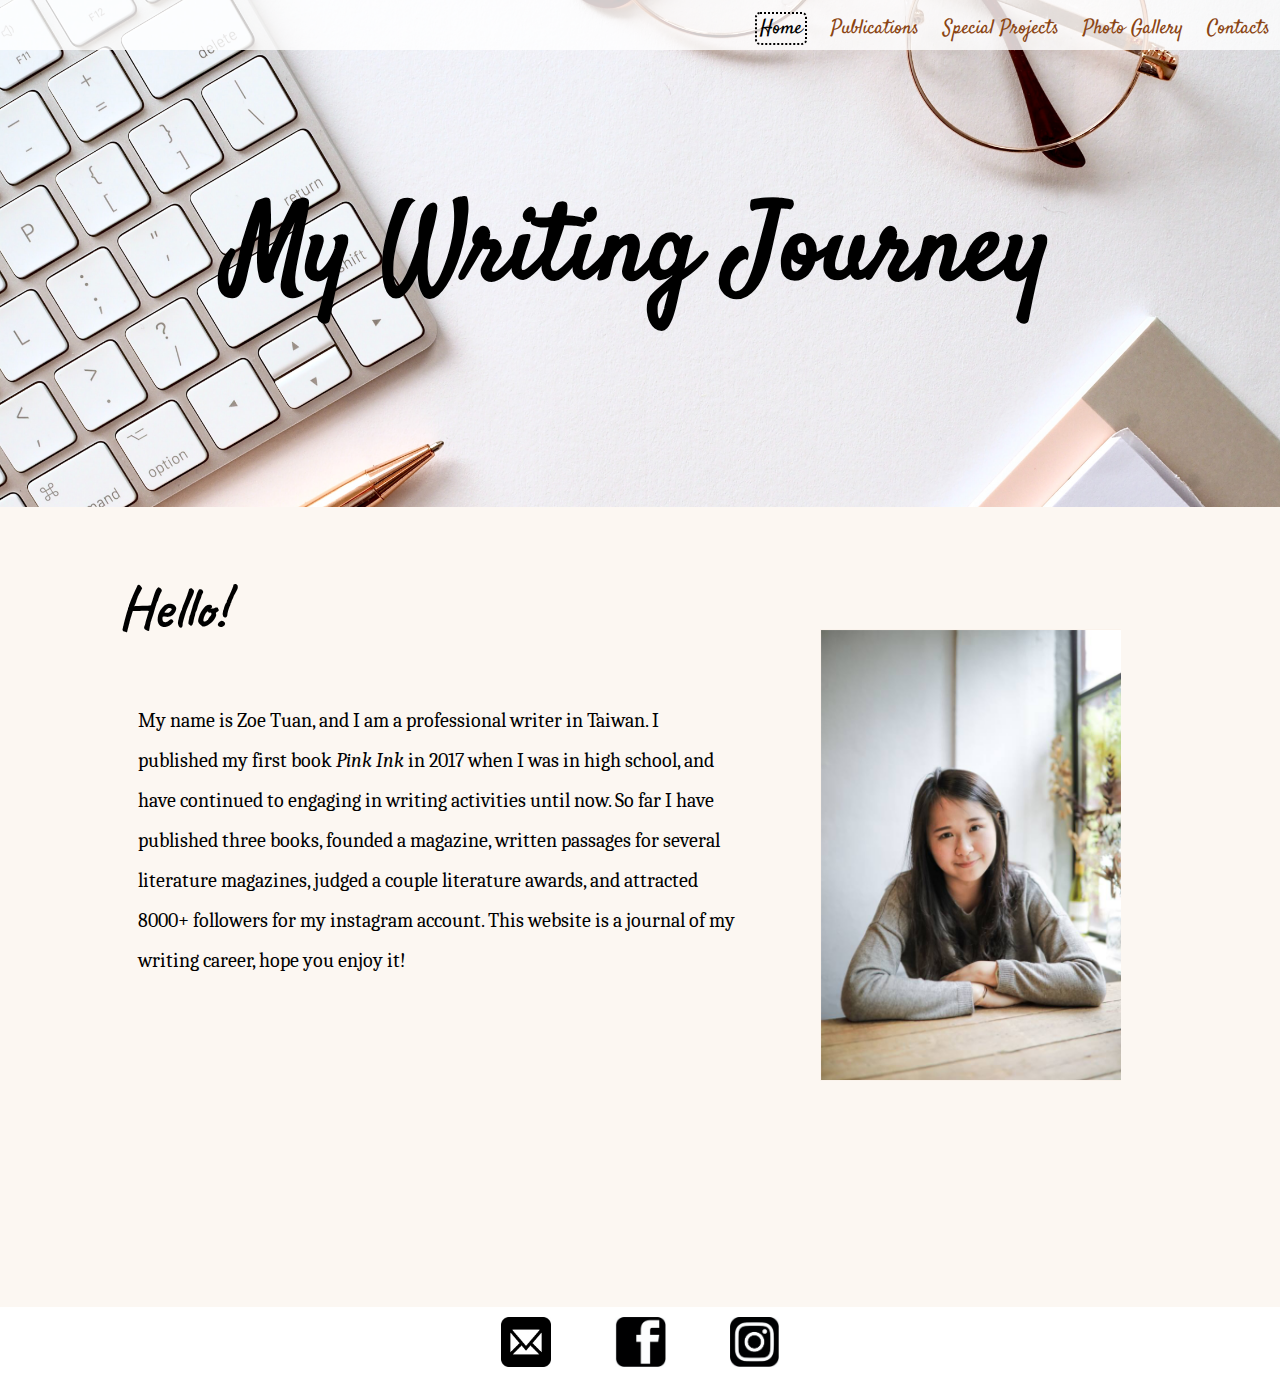
<file: index.html>
<!DOCTYPE html>
<html lang="en">
<head>
	<!-- Global site tag (gtag.js) - Google Analytics -->
	<script async src="https://www.googletagmanager.com/gtag/js?id=UA-160000949-1"></script>
	<script>
	window.dataLayer = window.dataLayer || [];
	function gtag(){dataLayer.push(arguments);}
	gtag('js', new Date());

	gtag('config', 'UA-160000949-1');
	</script>
	<meta charset="UTF-8">
	<meta name="viewport" content="width=device-width, initial-scale=1.0">
	<title>Home</title>
	<link rel="stylesheet" href="css/html5reset.css">
	<link rel="stylesheet" href="css/style.css">
	<link href="https://fonts.googleapis.com/css?family=Satisfy&display=swap" rel="stylesheet">
	<link href="https://fonts.googleapis.com/css?family=Caveat&display=swap" rel="stylesheet">
	<link href="https://fonts.googleapis.com/css?family=Caladea&display=swap" rel="stylesheet">
</head>
<body>
	<a class = "skip" href="#skip">Jump to Content</a>
	<header>
		<h1>My Writing Journey</h1>
		<nav>
			<ol>
			<li><a href='index.html' class='current'>Home</a></li>
			<li><a href='books.html'>Publications</a></li>
			<li><a href='projects.html'>Special Projects</a></li>
			<li><a href='gallery.html'>Photo Gallery</a></li>
			<li><a href='contact.html'>Contacts</a></li>
			</ol>
		</nav>
	</header>

<main id="skip">



<div id='intro'>
	<h2>Hello!</h2>
	<div class="flip-card" tabindex="0">
		<div class="flip-card-inner">
		  <div class="flip-card-front">
			<img src="images/me.jpg" alt='me'>
		  </div>
		  <div class="flip-card-back">
			<p id='shadow'>Photo of me taken by Fan Chi Chen. 2018, Taipei, Taiwan.</p>
		  </div>
		</div>
	  </div>
	
	<p>My name is Zoe Tuan, and I am a professional writer in Taiwan. I published my first book <i>Pink Ink</i> in 2017 when I was in high school, and have continued to engaging in writing activities until now. So far I have published three books, founded a magazine, written passages for several literature magazines, judged a couple literature awards, and attracted 8000+ followers for my instagram account.

	This website is a journal of my writing career, hope you enjoy it!</p>

	
</div>
</main>

<footer id='code-footer'>
	<ul>
		<li>
			<a href='mailto:zoetuan1999@gmail.com'>
			<img src='images/email.jpg' alt='email'></a>
		</li>
		<li>
			<a href='https://www.facebook.com/tuanronginmi/'>
			<img src='images/fb.jpg' alt='fb'></a>
		</li>
		<li>
			<a href='https://instagram.com/mii_dii_?igshid=1h6zt3wxb2h2m '>
			<img src='images/ig.jpeg' alt='ig'></a>
		</li>
	</ul>

</footer>
</body>
</html>
</file>
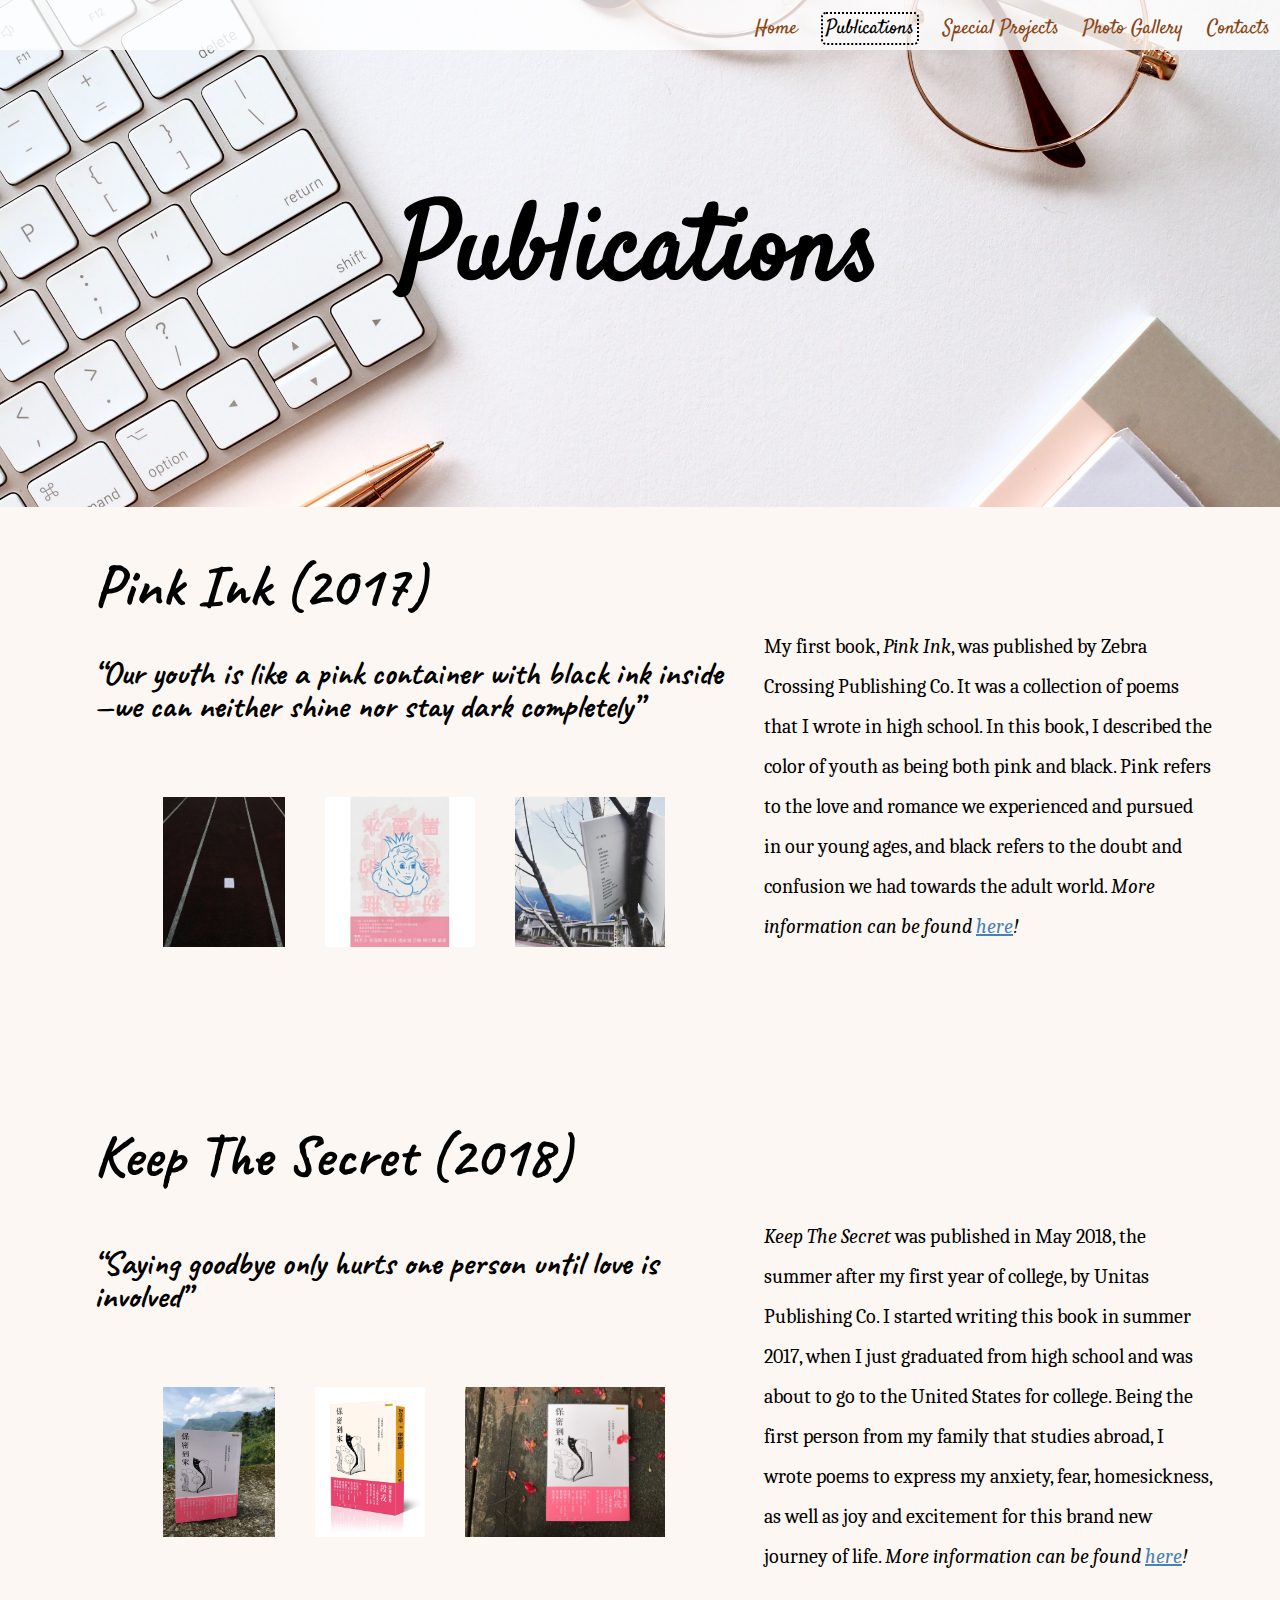
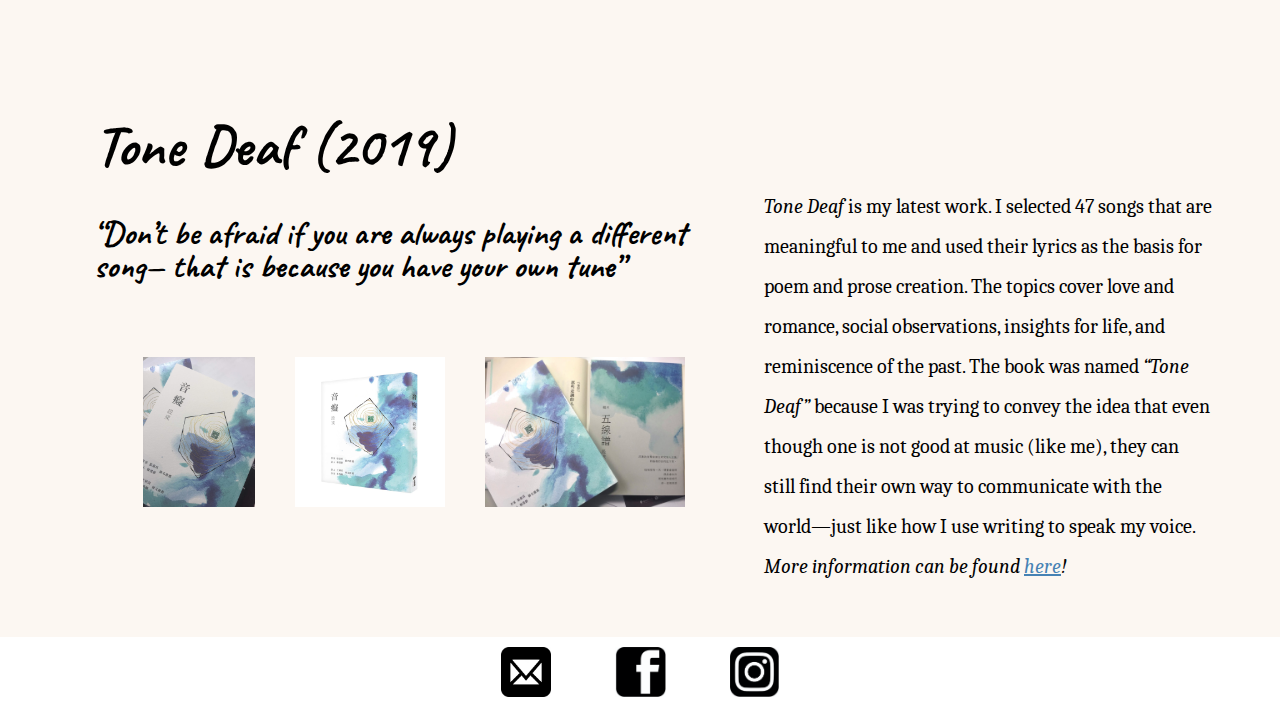
<file: books.html>
<!DOCTYPE html>
<html lang="en">
<head>
	<!-- Global site tag (gtag.js) - Google Analytics -->
	<script async src="https://www.googletagmanager.com/gtag/js?id=UA-160000949-1"></script>
	<script>
	window.dataLayer = window.dataLayer || [];
	function gtag(){dataLayer.push(arguments);}
	gtag('js', new Date());

	gtag('config', 'UA-160000949-1');
	</script>
	<meta charset="UTF-8">
	<meta name="viewport" content="width=device-width, initial-scale=1.0">
	<title>Publications</title>
	<link rel="stylesheet" href="css/html5reset.css">
	<link rel="stylesheet" href="css/style.css">
	<link href="https://fonts.googleapis.com/css?family=Satisfy&display=swap" rel="stylesheet">
	<link href="https://fonts.googleapis.com/css?family=Caveat&display=swap" rel="stylesheet">
	<link href="https://fonts.googleapis.com/css?family=Caladea&display=swap" rel="stylesheet">
</head>
<body>
	<a class = "skip" href="#skip">Jump to Content</a>
<header>
	<nav>
		<ol>
		<li><a href='index.html'>Home</a></li>
		<li><a href='books.html' class='current'>Publications</a></li>
		<li><a href='projects.html'>Special Projects</a></li>
		<li><a href='gallery.html'>Photo Gallery</a></li>
		<li><a href='contact.html'>Contacts</a></li>
		</ol>
	</nav>
	<h1>Publications</h1>
</header>

<main id="skip">
<div id='pink'>
	<h2>Pink Ink (2017)</h2>
	<h3>“Our youth is like a pink container with black ink inside—we can neither shine nor stay dark completely”</h3>
	<p>My first book, <i>Pink Ink</i>, was published by Zebra Crossing Publishing Co. It was a collection of poems that I wrote in high school. In this book, I described the color of youth as being both pink and black. Pink refers to the love and romance we experienced and pursued in our young ages, and black refers to the doubt and confusion we had towards the adult world.
	<i>More information can be found <a href='https://www.books.com.tw/products/0010751995'>here</a>!</i></p>

	<div class='container'>
		<img src = "images/pinkink3.jpg" class='pink' alt='pink3'>
		<img src = "images/pinkink1.jpeg" class='pink' alt='pink1'>
		<img src = "images/pinkink4.jpg" class='pink' alt='pink4'>
	</div>
</div>

<div id='keep'>
	<h2>Keep The Secret (2018)</h2>
	<h3>“Saying goodbye only hurts one person until love is involved”</h3>
	<p><i>Keep The Secret</i> was published in May 2018, the summer after my first year of college, by Unitas Publishing Co. I started writing this book in summer 2017, when I just graduated from high school and was about to go to the United States for college. Being the first person from my family that studies abroad, I wrote poems to express my anxiety, fear, homesickness, as well as joy and excitement for this brand new journey of life.
	<i>More information can be found <a href='https://www.books.com.tw/products/0010786344?loc=P_asb_002'>here</a>!</i></p>
	<div class='container'>
		<img src = "images/keepthesecret1.jpg" class='keep' alt='keep1'>
		<img src = "images/keepthesecret2.jpg" class='keep' alt='keep2'>
		<img src = "images/keepthesecret3.jpg" class='keep' alt='keep3'>
	</div>
</div>

<div id='tone'>
	<h2>Tone Deaf (2019)</h2>
	<h3>“Don’t be afraid if you are always playing a different song— that is because you have your own tune”</h3>
	<p><i>Tone Deaf</i> is my latest work. I selected 47 songs that are meaningful to me and used their lyrics as the basis for poem and prose creation. The topics cover love and romance, social observations, insights for life, and reminiscence of the past. The book was named <i>“Tone Deaf”</i> because I was trying to convey the idea that even though one is not good at music (like me), they can still find their own way to communicate with the world—just like how I use writing to speak my voice.
	<i>More information can be found <a href='https://www.books.com.tw/products/0010842998?loc=P_asb_005'>here</a>!</i></p>

	<div class='container'>
		<img src = "images/tonedeaf1.jpg" class='tone' alt='tone1'>
		<img src = "images/tonedeaf2.jpg" class='tone' alt='tonep2'>
		<img src = "images/tonedeaf3.jpg" class='tone' alt='tone3'>
	</div>
</div>



</main>

<footer id='code-footer'>
	<ul>
		<li>
			<a href='mailto:zoetuan1999@gmail.com'>
			<img src='images/email.jpg'  alt='email'></a>
		</li>
		<li>
			<a href='https://www.facebook.com/tuanronginmi/'>
			<img src='images/fb.jpg'  alt='fb'></a>
		</li>
		<li>
			<a href='https://instagram.com/mii_dii_?igshid=1h6zt3wxb2h2m '>
			<img src='images/ig.jpeg'  alt='ig'></a>
		</li>
	</ul>

</footer>
</body>
</html>
</file>
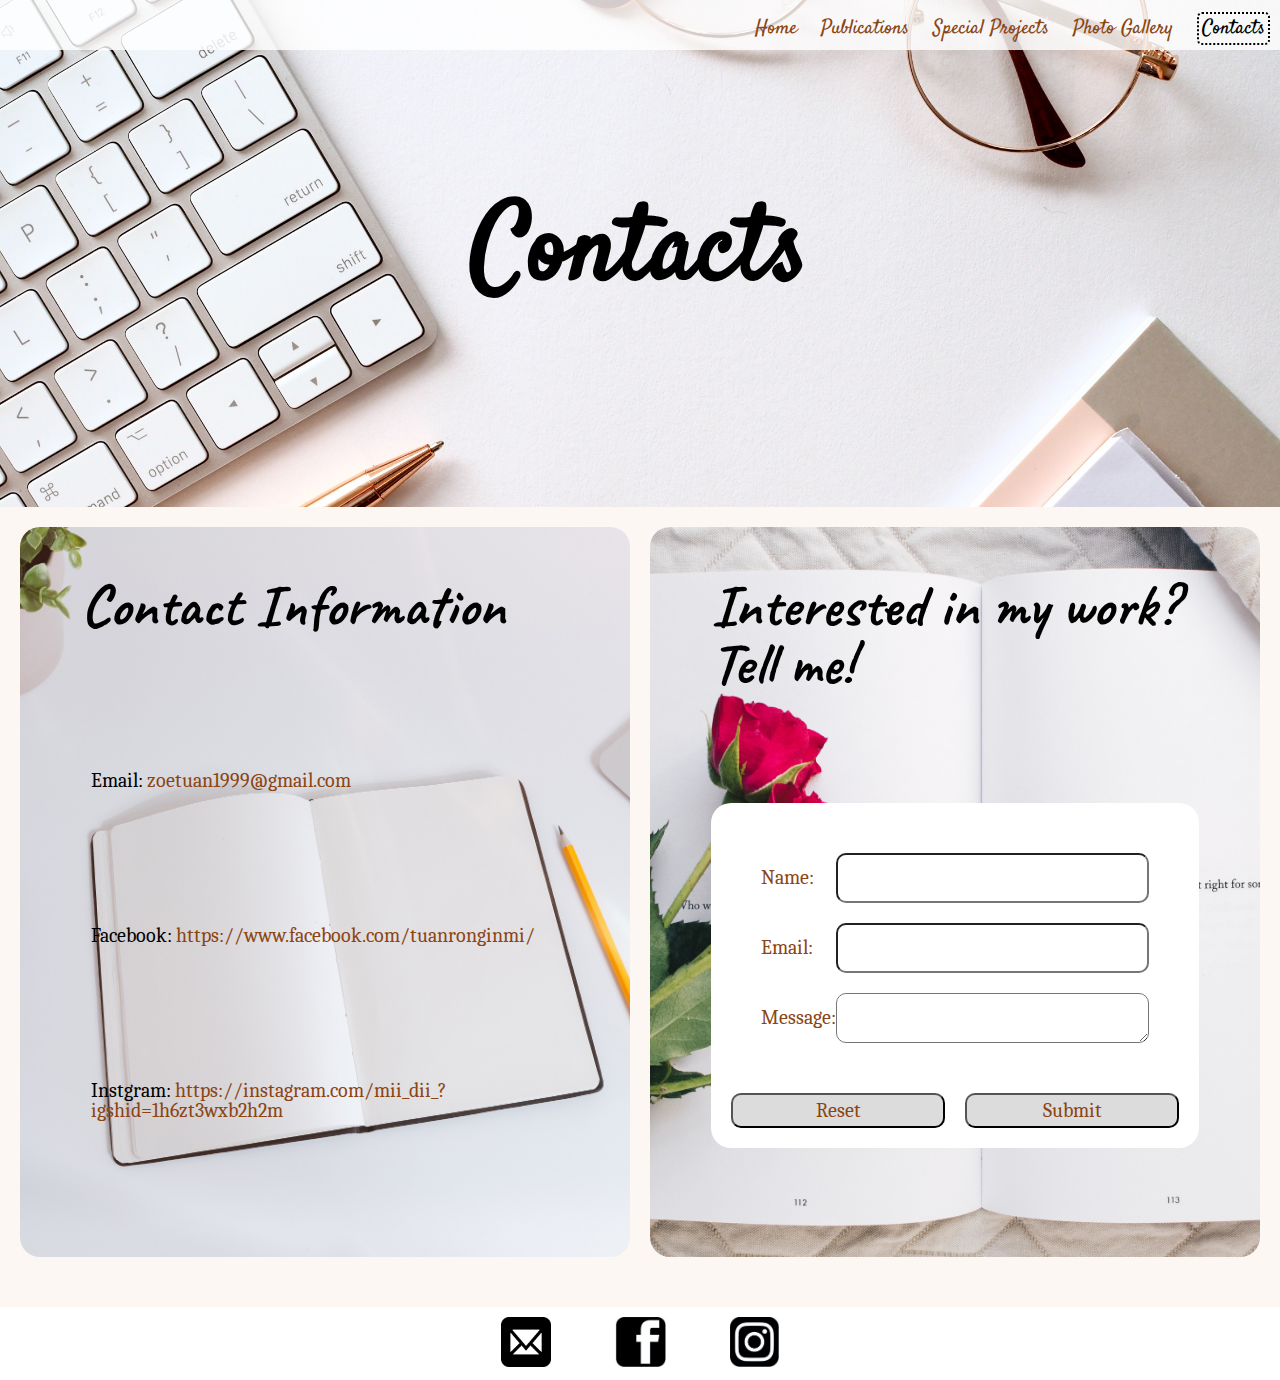
<file: contact.html>
<!DOCTYPE html>
<html lang="en">
<head>
	<!-- Global site tag (gtag.js) - Google Analytics -->
	<script async src="https://www.googletagmanager.com/gtag/js?id=UA-160000949-1"></script>
	<script>
	window.dataLayer = window.dataLayer || [];
	function gtag(){dataLayer.push(arguments);}
	gtag('js', new Date());

	gtag('config', 'UA-160000949-1');
	</script>
	<meta charset="UTF-8">
	<meta name="viewport" content="width=device-width, initial-scale=1.0">
	<title>Contacts</title>
	<link rel="stylesheet" href="css/html5reset.css">
	<link rel="stylesheet" href="css/style.css">
	<link href="https://fonts.googleapis.com/css?family=Satisfy&display=swap" rel="stylesheet">
	<link href="https://fonts.googleapis.com/css?family=Caveat&display=swap" rel="stylesheet">
	<link href="https://fonts.googleapis.com/css?family=Caladea&display=swap" rel="stylesheet">
</head>
<body>
	<a class = "skip" href="#skip">Jump to Content</a>
<header>
	<nav>
		<ol>
		<li><a href='index.html'>Home</a></li>
		<li><a href='books.html'>Publications</a></li>
		<li><a href='projects.html'>Special Projects</a></li>
		<li><a href='gallery.html'>Photo Gallery</a></li>
		<li><a href='contact.html' class='current'>Contacts</a></li>
		</ol>
	</nav>
	<h1>Contacts</h1>
</header>

<main id="skip" class='contactmain'>
<div id='info'>
	<h2>Contact Information</h2>
	<p>Email: <a href="mailto:zoetuan1999@gmail.com">zoetuan1999@gmail.com</a></p>
	<p>Facebook: <a href='https://www.facebook.com/tuanronginmi/'>https://www.facebook.com/tuanronginmi/</a></p>
	<p>Instgram: <a href="https://instagram.com/mii_dii_?igshid=1h6zt3wxb2h2m">https://instagram.com/mii_dii_?igshid=1h6zt3wxb2h2m</a></p>
</div>

<div id='form'>
	<h2>Interested in my work? Tell me!</h2>
	<div id='form-content'>
		<form action="https://formspree.io/xdozpapd" method="POST">
			<fieldset>
				<div id='content'>
				<label for='name'>Name:</label>
				<input type="text" required id='name' name='name'>
				<label for='email'>Email:</label>
				<input type="email" required id='email' name='email'>
				<label for='message'>Message:</label>
				<textarea id='message' required name='message'></textarea>
			</div>
			<div id='submit'>
				<input type="reset" value="Reset"/>
				<input type="submit" value="Submit"/>
			</div>
			
			</fieldset>
		</form>
	</div>
</div>

</main>

<footer id='code-footer'>
	<ul>
		<li>
			<a href='mailto:zoetuan1999@gmail.com'>
			<img src='images/email.jpg' alt='email'></a>
		</li>
		<li>
			<a href='https://www.facebook.com/tuanronginmi/'>
			<img src='images/fb.jpg' alt='fb'></a>
		</li>
		<li>
			<a href='https://instagram.com/mii_dii_?igshid=1h6zt3wxb2h2m'>
			<img src='images/ig.jpeg' alt='ig'></a>
		</li>
	</ul>

</footer>
</body>
</html>
</file>
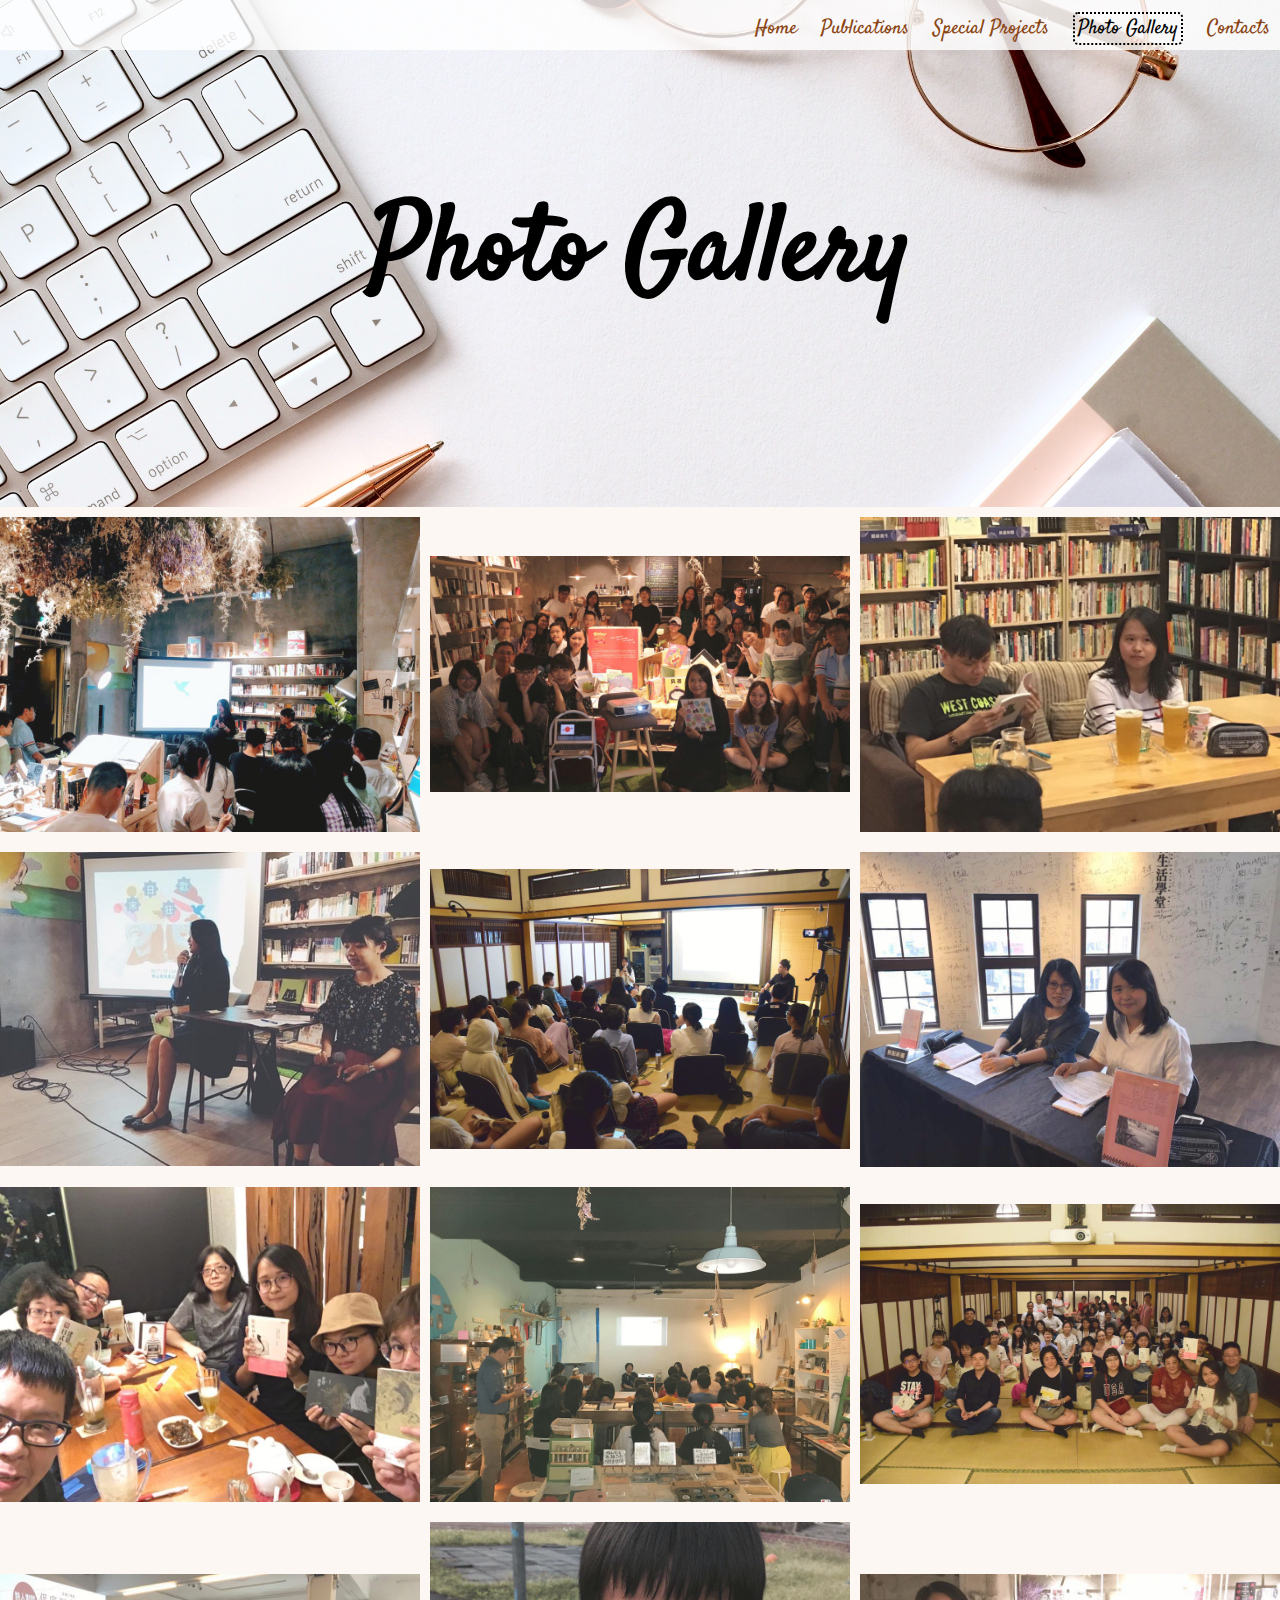
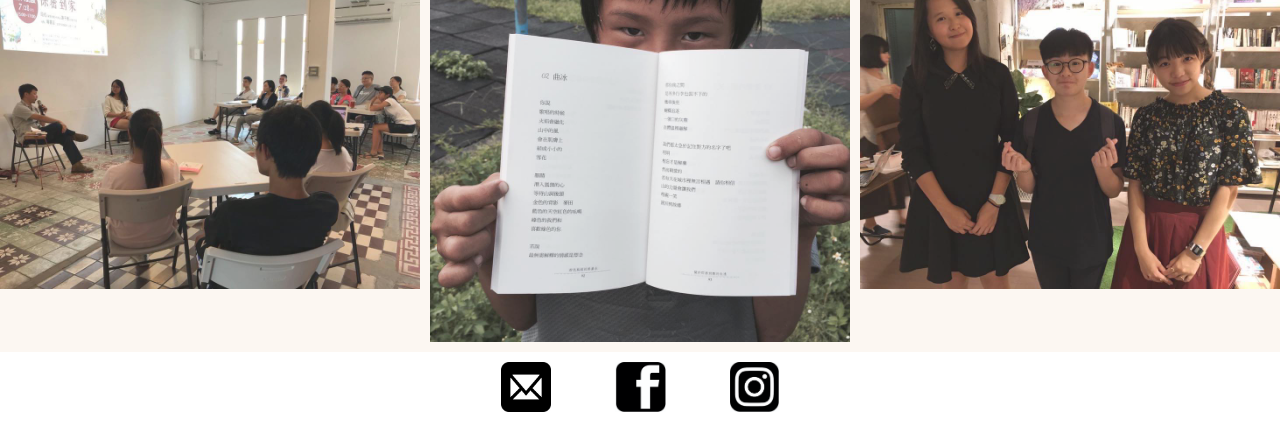
<file: gallery.html>
<!DOCTYPE html>
<html lang="en">
<head>
	<!-- Global site tag (gtag.js) - Google Analytics -->
	<script async src="https://www.googletagmanager.com/gtag/js?id=UA-160000949-1"></script>
	<script>
	window.dataLayer = window.dataLayer || [];
	function gtag(){dataLayer.push(arguments);}
	gtag('js', new Date());

	gtag('config', 'UA-160000949-1');
	</script>
	<meta charset="UTF-8">
	<meta name="viewport" content="width=device-width, initial-scale=1.0">
	<title>Photo Gallery</title>
	<link rel="stylesheet" href="css/html5reset.css">
	<link rel="stylesheet" href="css/style.css">
	<link href="https://fonts.googleapis.com/css?family=Satisfy&display=swap" rel="stylesheet">
</head>
<body>
	<a class = "skip" href="#skip">Jump to Content</a>
<header>
	<nav>
		<ol>
		<li><a href='index.html'>Home</a></li>
		<li><a href='books.html'>Publications</a></li>
		<li><a href='projects.html'>Special Projects</a></li>
		<li><a href='gallery.html' class='current'>Photo Gallery</a></li>
		<li><a href='contact.html'>Contacts</a></li>
		</ol>
	</nav>
	<h1>Photo Gallery</h1>
</header>

<main id="skip">

<div id='gallery'>
	<img src = "images/g1.jpg" class='gallery' alt='g1'>
	<img src = "images/g2.jpg" class='gallery' alt='g2'>
	<img src = "images/g3.jpg" class='gallery' alt='g3'>
	<img src = "images/g4.jpg" class='gallery' alt='g4'>
	<img src = "images/g5.jpg" class='gallery' alt='g5'>
	<img src = "images/g6.jpg" class='gallery' alt='g6'>
	<img src = "images/g7.jpg" class='gallery' alt='g7'>
	<img src = "images/g8.jpg" class='gallery' alt='g8'>
	<img src = "images/g9.jpg" class='gallery' alt='g9'>
	<img src = "images/g10.jpg" class='gallery' alt='g10'>
	<img src = "images/g11.jpg" class='gallery' alt='g11'>
	<img src = "images/g12.jpg" class='gallery' alt='g12'>
</div>


</main>

<footer id='code-footer'>
	<ul>
		<li>
			<a href='mailto:zoetuan1999@gmail.com'>
			<img src='images/email.jpg' alt='email'></a>
		</li>
		<li>
			<a href='https://www.facebook.com/tuanronginmi/'>
			<img src='images/fb.jpg' alt='fb'></a>
		</li>
		<li>
			<a href='https://instagram.com/mii_dii_?igshid=1h6zt3wxb2h2m '>
			<img src='images/ig.jpeg' alt='ig'></a>
		</li>
	</ul>

</footer>
</body>
</html>
</file>
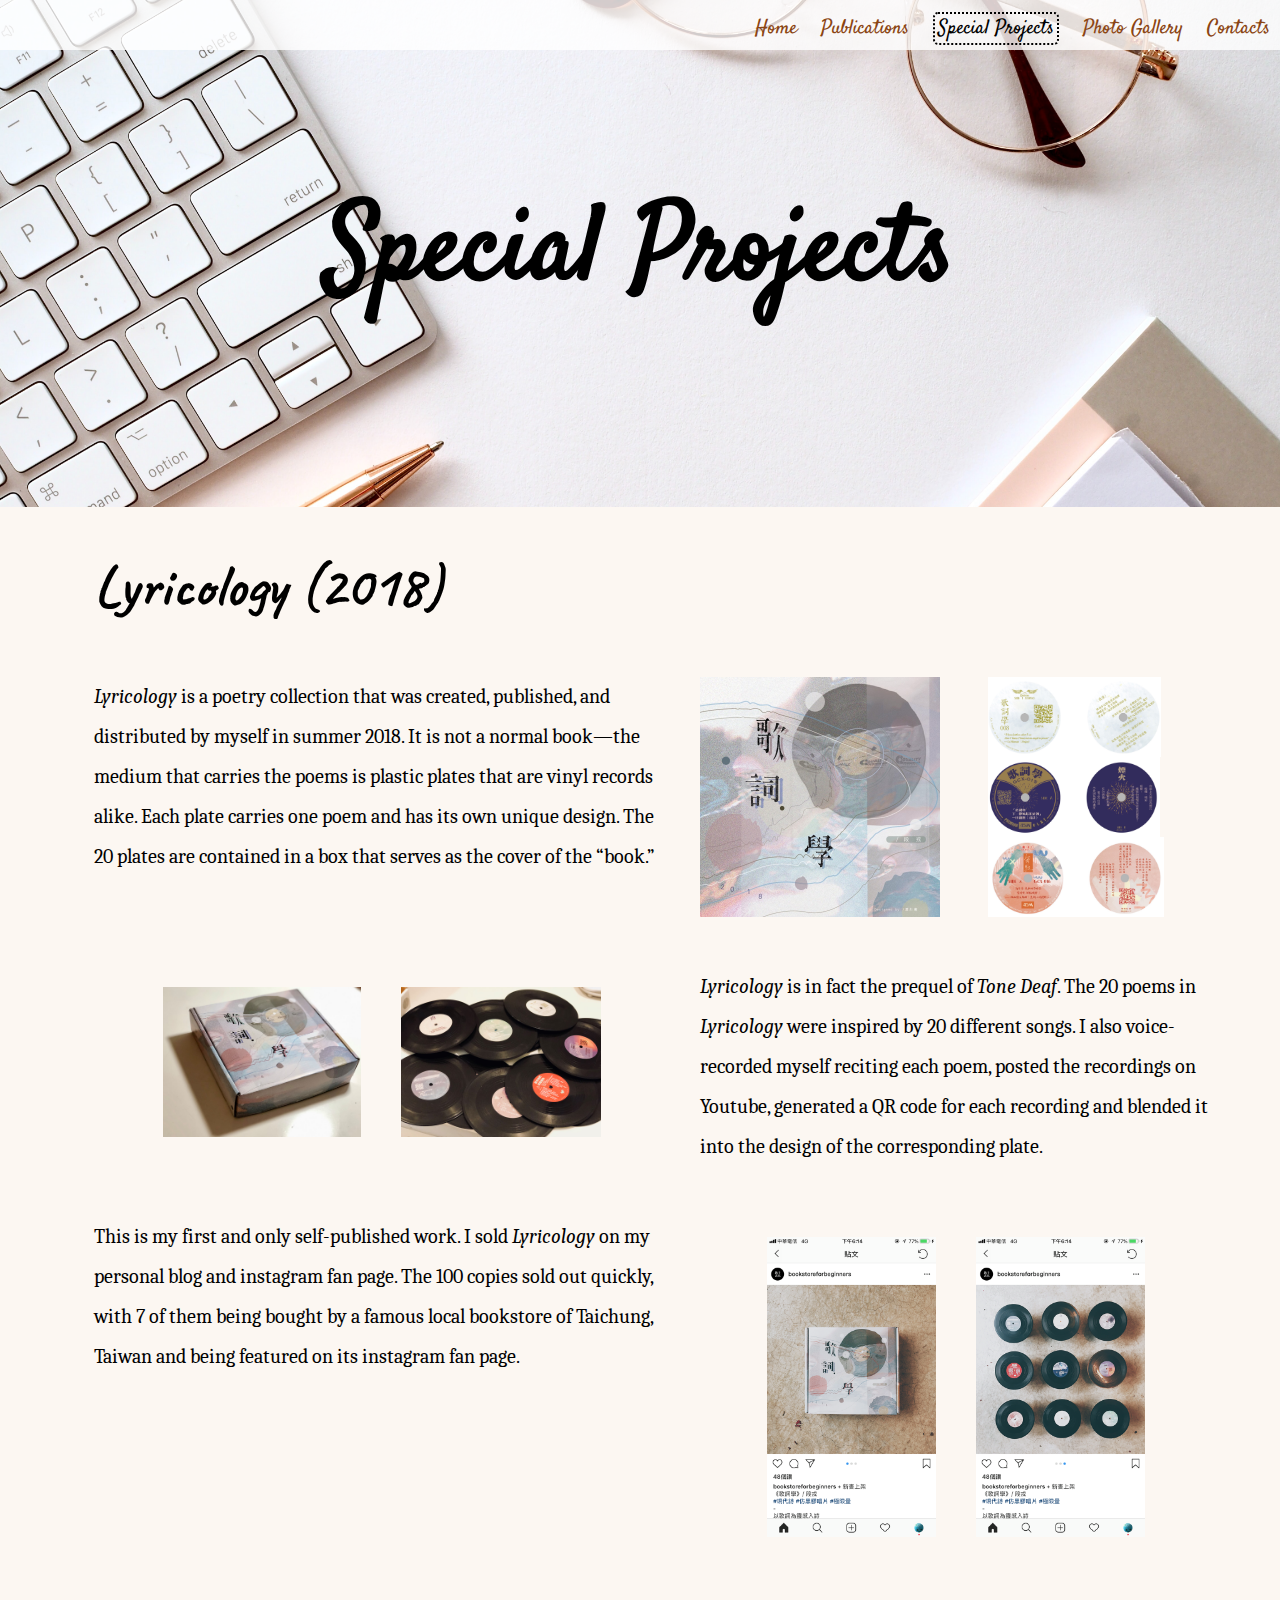
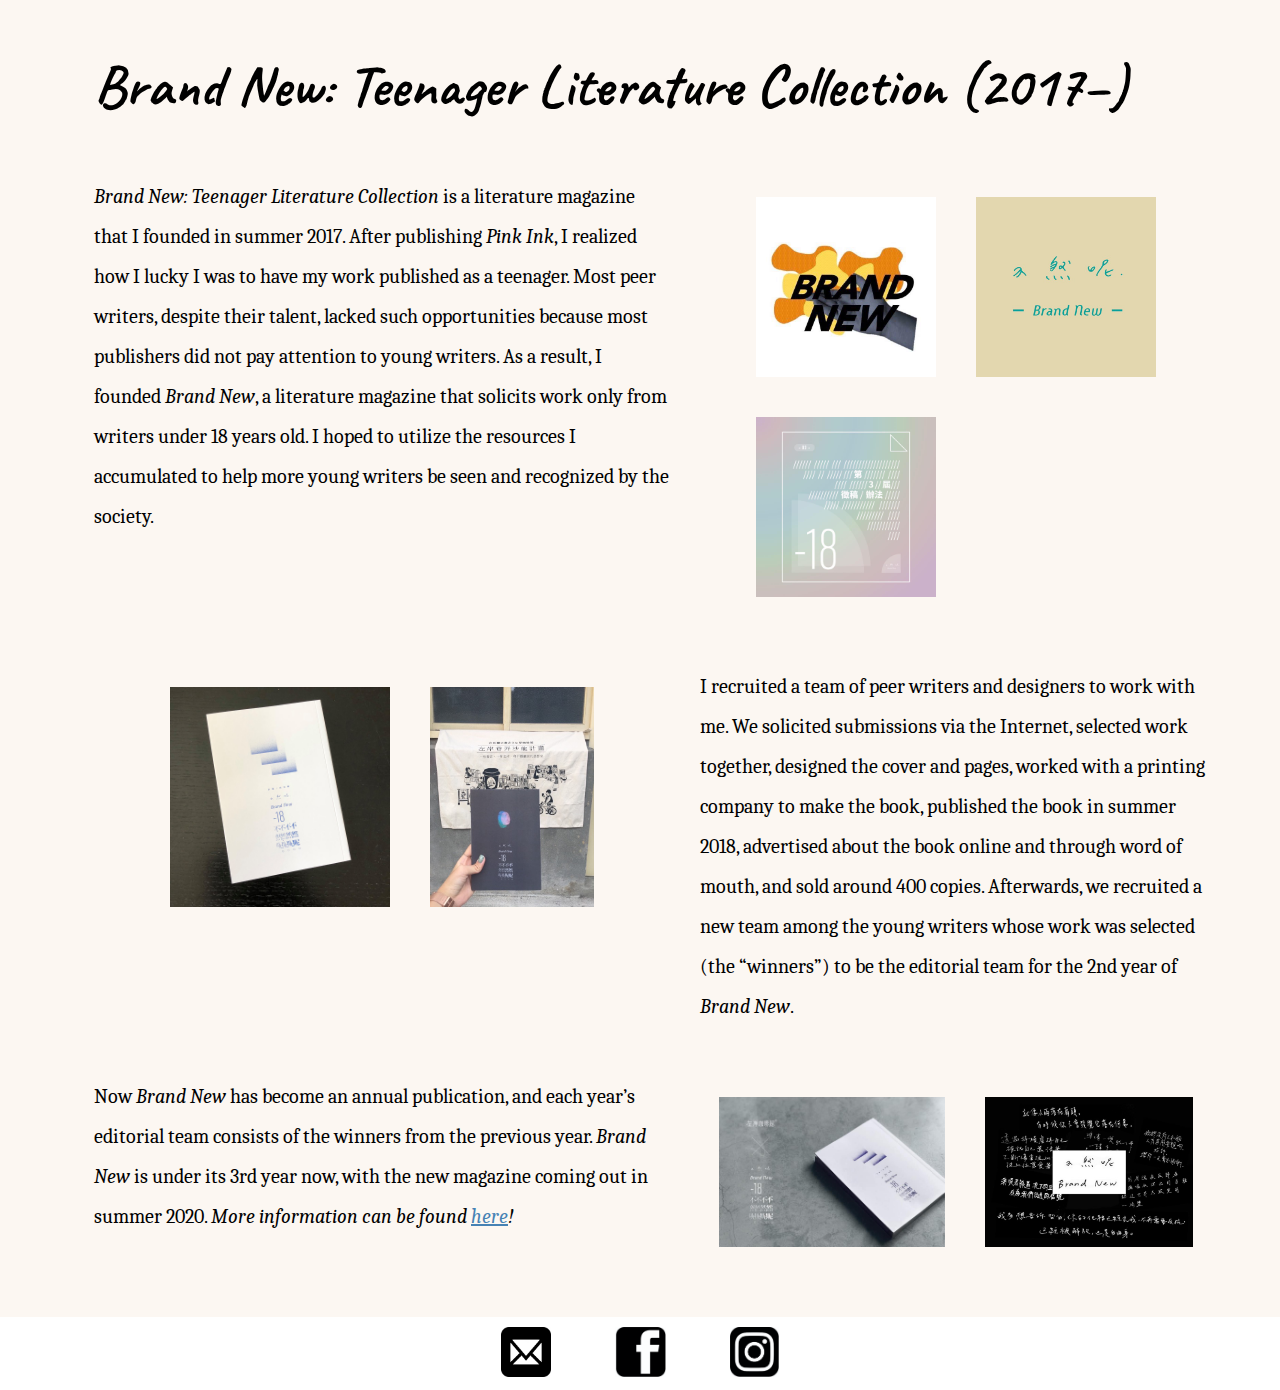
<file: projects.html>
<!DOCTYPE html>
<html lang="en">
<head>
	<!-- Global site tag (gtag.js) - Google Analytics -->
	<script async src="https://www.googletagmanager.com/gtag/js?id=UA-160000949-1"></script>
	<script>
	window.dataLayer = window.dataLayer || [];
	function gtag(){dataLayer.push(arguments);}
	gtag('js', new Date());

	gtag('config', 'UA-160000949-1');
	</script>
	<meta charset="UTF-8">
	<meta name="viewport" content="width=device-width, initial-scale=1.0">
	<title>Special Projects</title>
	<link rel="stylesheet" href="css/html5reset.css">
	<link rel="stylesheet" href="css/style.css">
	<link href="https://fonts.googleapis.com/css?family=Satisfy&display=swap" rel="stylesheet">
	<link href="https://fonts.googleapis.com/css?family=Caveat&display=swap" rel="stylesheet">
	<link href="https://fonts.googleapis.com/css?family=Caladea&display=swap" rel="stylesheet">
</head>
<body>
	<a class = "skip" href="#skip">Jump to Content</a>
<header>
	<nav>
		<ol>
		<li><a href='index.html'>Home</a></li>
		<li><a href='books.html'>Publications</a></li>			
		<li><a href='projects.html' class='current'>Special Projects</a></li>
		<li><a href='gallery.html'>Photo Gallery</a></li>
		<li><a href='contact.html'>Contacts</a></li>
		</ol>
	</nav>
	<h1>Special Projects</h1>
</header>

<main id="skip">
<div id='ly'>
	<h2>Lyricology (2018)</h2>

	<p id='p1'> <i>Lyricology</i> is a poetry collection that was created, published, and distributed by myself in summer 2018. It is not a normal book—the medium that carries the poems is plastic plates that are vinyl records alike. Each plate carries one poem and has its own unique design. The 20 plates are contained in a box that serves as the cover of the “book.”</p>
	
	<div class='container1'>
		<img src = "images/lyricology1.jpg" class='ly1' alt='ly1'>
		<img src = "images/lyricology2.jpg" class='ly2' alt='ly2'>
		<img src = "images/lyricology3.jpg" class='ly3' alt='ly3'>
		<img src = "images/lyricology4.jpg" class='ly4' alt='ly4'>
	</div>
	

	<p id='p2'> <i>Lyricology</i> is in fact the prequel of <i>Tone Deaf</i>. The 20 poems in <i>Lyricology</i> were inspired by 20 different songs. I also voice-recorded myself reciting each poem, posted the recordings on Youtube, generated a QR code for each recording and blended it into the design of the corresponding plate.</p>
	
	<div class='container6'>
		<img src = "images/lyricology5.jpg" class='ly' alt='ly5'>
		<img src = "images/lyricology7.jpg" class='ly' alt='ly7'>
	</div>
	

	<p id='p3'>This is my first and only self-published work. I sold <i>Lyricology</i> on my personal blog and instagram fan page. The 100 copies sold out quickly, with 7 of them being bought by a famous local bookstore of Taichung, Taiwan and being featured on its instagram fan page.</p>
	
	<div class='container3'>
		<img src = "images/lyricology8.png" class='ly' alt='ly8'>
		<img src = "images/lyricology9.png" class='ly' alt='ly9'>
	</div>
	

</div>
<div id='brand'>
	<h2>Brand New: Teenager Literature Collection (2017–)</h2>
	<p id='p4'> <i>Brand New: Teenager Literature Collection</i> is a literature magazine that I founded in summer 2017. After publishing <i>Pink Ink</i>, I realized how I lucky I was to have my work published as a teenager. Most peer writers, despite their talent, lacked such opportunities because most publishers did not pay attention to young writers. As a result, I founded <i>Brand New</i>, a literature magazine that solicits work only from writers under 18 years old. I hoped to utilize the resources I accumulated to help more young writers be seen and recognized by the society.</p>
	<div class='container2'><img src = "images/brandnew7.jpg" class='brand' alt='brand7'>
		<img src = "images/brandnew6.jpg" class='brand' alt='brand6'>
		<img src = "images/brandnew3.jpg" class='brand' alt='brand3'></div>
	
	<p id='p5'> I recruited a team of peer writers and designers to work with me. We solicited submissions via the Internet, selected work together, designed the cover and pages, worked with a printing company to make the book, published the book in summer 2018, advertised about the book online and through word of mouth, and sold around 400 copies. Afterwards, we recruited a new team among the young writers whose work was selected (the “winners”) to be the editorial team for the 2nd year of <i>Brand New</i>.</p>
	<div class='container4'><img src = "images/brandnew1.jpg" class='brand' alt='brand1'>
		<img src = "images/brandnew2.jpg" class='brand' alt='brand2'></div>
	
	<p id='p6'> Now <i>Brand New</i> has become an annual publication, and each year’s editorial team consists of the winners from the previous year. <i>Brand New</i> is under its 3rd year now, with the new magazine coming out in summer 2020. <i>More information can be found <a href='https://www.facebook.com/brandnewhz/'>here</a>!</i></p>
	<div class='container5'><img src = "images/brandnew5.jpg" class='brand' alt='brand5'>
		<img src = "images/brandnew4.jpg" class='brand' alt='brand4'></div>

</div>

</main>

<footer id='code-footer'>
	<ul>
		<li>
			<a href='mailto:zoetuan1999@gmail.com'>
			<img src='images/email.jpg' alt='email'></a>
		</li>
		<li>
			<a href='https://www.facebook.com/tuanronginmi/'>
			<img src='images/fb.jpg' alt='fb'></a>
		</li>
		<li>
			<a href='https://instagram.com/mii_dii_?igshid=1h6zt3wxb2h2m '>
			<img src='images/ig.jpeg' alt='ig'></a>
		</li>
	</ul>

</footer>
</body>
</html>
</file>
<file: css/style.css>
html{
    scroll-behavior: smooth;
}

header{
    background-image: url(../images/header.jpg);
    background-color: #a0522d;
    min-height: 500px;
    background-position: center;
    background-repeat: no-repeat;
    background-size: cover;
    background-attachment: fixed;
    display: grid;
    grid-template-rows: 150px auto 200px;
}

h1{
    grid-row: 2;
}

@-webkit-keyframes h1_fade{
    from {opacity: 0;
        transform: translateY(-5rem) scale(.1);}
    to {opacity: 1;
        transform: none;}
}
  
@keyframes h1_fade{
    from {opacity: 0;
        transform: translateY(-5rem) scale(.1);}
    to {opacity: 1;
        transform: none;}
} 
  
h1{
    -webkit-animation-name: h1_fade;
    animation-name: h1_fade;
    -webkit-animation-duration: 2s;
    animation-duration: 2s;
    -webkit-animation-iteration-count: 1;
    animation-iteration-count: 1;
    
}

a.skip{
    font-family: 'Satisfy', sans-serif;
    color:  #8b4513;
    background: white;
    left: 6px;
    padding: 6px;
    position: absolute;
    top: -40px;
    -webkit-transition: top 1s ease-out;
    transition: top 1s ease-out;
    z-index: 1;
  }
  
a.skip:focus{
    top:10px;
    color:#8b4513;
}
  

:focus{
    border:#8b4513 solid 2px;
}


#code-footer{
    display: flex;
    justify-content: center;
    align-items: center;
    max-height: 80px;
}


footer ul li{
    display: inline-block;
    padding: 10px;
    padding-left: 30px;
    padding-right: 30px;
}

footer img{
    height: 50px;
}

nav{
    display: flex;
    flex-direction: column;
    align-self: center;
    grid-row: 3;
    margin-bottom: 10px;
    margin-left: 10px;
    text-align: center;
}

nav li{
    display: block;
}

nav a{
    font-size: 15pt;
    font-family: 'Satisfy', sans-serif;
    line-height: 40px;
    color: #8b4513;
    text-decoration: none;
}

nav .current{
    color: black;
    border: 2px dotted black;
    padding: 0 3px;
    border-radius: 5px;
}

nav a:focus{
    border: 2px dotted black;
    padding: 0 3px;
    border-radius: 5px;
}


nav a:hover{
    color: black;
    
}
   
nav a:active{
    color: black;

} 

h1{
    font-family: 'Satisfy', sans-serif;
    font-size: 60pt;
    text-align: center;
}

main{
    background-color: rgba(250, 240, 230, 0.5);
    min-height: 800px;
}


h2{
    font-family: 'Caveat', sans-serif;
    font-size: 44pt;
}

p{
    font-family: 'Caladea', sans-serif;
    font-size: 15pt;
}

#intro{
    display: grid;
    grid-template-rows: 450px auto;
    grid-template-columns: 10% auto 10%;
    grid-row-gap: 20px;
    justify-content: center;
}

#intro img{
    height: 400px;
    /* grid-row: 1;
    grid-column: 2; */
    /* margin-left: auto;
    margin-right: auto; */
    /* margin-top: 50px; */

}

.flip-card {
    background-color: transparent;
    width: 266px;
    height: 400px;
    border: 1px solid rgba(250, 240, 230, 0.5);
    margin-top: 50px;
    margin-left: auto;
    margin-right: auto;
    grid-row: 1;
    grid-column: 2;
}

.flip-card-inner {
    position: relative;
    width: 100%;
    height: 100%;
    text-align: center;
    transition: transform 0.8s;
    transform-style: preserve-3d;
}

.flip-card:hover .flip-card-inner {
    transform: rotateY(180deg);
}

.flip-card:focus .flip-card-inner{
    transform: rotateY(180deg);
}

.flip-card-front, .flip-card-back {
    position: absolute;
    width: 100%;
    height: 100%;
    -webkit-backface-visibility: hidden;
    backface-visibility: hidden;
}

.flip-card-front {
    background-color: #bbb;
    color: black;
}

.flip-card-back {
    background-color: #8b4513;
    transform: rotateY(180deg);
}

#shadow{
    color: #fff;
    font-weight: bold;
    text-shadow:
        0 1px 0 #ccc,
        0 2px 0 #c9c9c9,
        0 3px 0 #bbb,
        0 4px 0 #b9b9b9,
        0 5px 0 #aaa,
        0 6px 1px rgba(0,0,0,.1),
        0 0 5px rgba(0,0,0,.1),
        0 1px 3px rgba(0,0,0,.3),
        0 3px 5px rgba(0,0,0,.2),
        0 5px 10px rgba(0,0,0,.25),
        0 10px 10px rgba(0,0,0,.2),
        0 20px 20px rgba(0,0,0,.15);
}


#intro h2{
    visibility: hidden;
}


#intro p{
    grid-row: 2;
    grid-column: 2;
    margin-top: 30px;
    padding:20px;
    line-height: 40px;
    margin-bottom: 50px;
}

h3{
    grid-column: 2;
    font-family: 'Caveat', sans-serif;
    font-size: 20pt;
    margin-top: 50px;
}

#pink{
    display: grid;
    grid-template-columns: 10% auto 10%;
    grid-template-rows: auto 200px;
    column-gap: 20px;
}

#pink h2{
    grid-column: 2;
    margin-top: 50px;
}


#pink p{
    grid-column: 2;
    line-height: 40px;
}


#pink a{
    grid-column: 2;
    font-family: 'Caladea', sans-serif;
    color: #4682b4;
    font-size: 15pt;
}

.container{
    grid-column: 1 / -1;
    display: flex;
    flex-direction: row;
    flex-wrap: wrap;
    justify-content: center;
}

#pink img{
    padding: 20px;
    height: 150px;
    margin-bottom: 50px;
    
}

#keep{
    display: grid;
    grid-template-columns: 10% auto 10%;
    grid-template-rows: auto 200px;
    column-gap: 20px;
}

#keep h2{
    grid-column: 2;
    margin-top: 50px;
}

#keep p{
    grid-column: 2;
    margin-top: 50px;
    line-height: 40px;
}

#keep a{
    grid-column: 2;
    font-family: 'Caladea', sans-serif;
    color: #4682b4;
    font-size: 15pt;
}

#keep img{
    padding: 20px;
    height: 150px;
    margin-bottom: 50px;
}

#tone{
    display: grid;
    grid-template-columns: 10% auto 10%;
    grid-template-rows: auto 200px;
    column-gap: 20px;
}

#tone h2{
    grid-column: 2;
    margin-top: 50px;
}

#tone p{
    grid-column: 2;
    margin-top: 50px;
    line-height: 40px;
}

#tone a{
    grid-column: 2;
    font-family: 'Caladea', sans-serif;
    color: #4682b4;
    font-size: 15pt;
}

#tone img{
    padding: 20px;
    height: 150px;
    margin-bottom: 50px;
}

#ly{
    display: grid;
    grid-template-columns: 10% auto 10%;
    column-gap: 20px;
}

#ly h2{
    grid-column: 2;
    margin-top: 50px;
}

#ly p{
    grid-column: 2;
    margin-top: 50px;
    line-height: 40px;
}



.container1{
    grid-column: 2;
    display: grid;
    overflow: hidden;
    grid-template-columns: auto auto;
    grid-template-rows: auto auto auto;
}

.ly1{
    margin-top: 50px;
    width: 150px;
    height: 150px;
    grid-column: 1;
    grid-row: 1 / -1;
}

.ly2{
    margin-top: 50px;
    height: 50px;
    grid-column: 2;
    grid-row: 1;
}

.ly3{
    height: 50px;
    grid-column: 2;
    grid-row: 2;
}

.ly4{
    height: 50px;
    grid-column: 2;
    grid-row: 3;
}


.container2{
    grid-column: 2;
    display: grid;
    overflow: hidden;
    grid-template-columns: auto auto;
    grid-template-rows: auto auto;
    justify-content: center;
}

.container2 img{
    margin-top: 50px;
    padding: 20px;
    height: 100px;
}

.container3{
    grid-column: 2;
    display: grid;
    overflow: hidden;
    grid-template-columns: auto auto;
    justify-content: center;
}

.container3 img{
    margin-top: 50px;
    padding: 20px;
    height: 220px;
    margin-bottom: 50px;
}

#brand{
    display: grid;
    grid-template-columns: 10% auto 10%;
    column-gap: 20px;
}

#brand h2{
    grid-column: 2;
    margin-top: 50px;
}

#brand p{
    grid-column: 2;
    margin-top: 50px;
    line-height: 40px;
}

.container4{
    grid-column: 2;
    display: grid;
    overflow: hidden;
    grid-template-columns: auto auto;
    justify-content: center;
}

.container4 img{
    margin-top: 50px;
    padding: 20px;
    height: 150px;
}

.container5{
    grid-column: 2;
    display: grid;
    overflow: hidden;
    grid-template-columns: auto auto;
    justify-content: center;
    margin-bottom: 50px;
}

.container6{
    grid-column: 2;
    display: grid;
    overflow: hidden;
    grid-template-columns: auto auto;
    justify-content: center;
}

.container5 img{
    margin-top: 50px;
    padding: 20px;
    height: 100px;
}

.container6 img{
    margin-top: 50px;
    padding: 20px;
    height: 100px;
}

#brand a{
    grid-column: 2;
    font-family: 'Caladea', sans-serif;
    color: #4682b4;
    font-size: 15pt;
}

#gallery{
    display: flex;
    flex-direction: column;
    justify-content: center;
    align-items: center;
    flex-wrap: wrap;
}

#gallery img{
    width: 100%;
    height: auto;
    margin: 10px 0;
    opacity: 0.9;
}


@-webkit-keyframes gallery{
    from {
    opacity: 0.5;}
    to {
    opacity: 1;}
}

  
@keyframes gallery{
    from {
    opacity: 0.5;}
    to {
    opacity: 1;}
} 

#gallery img:hover{
    -webkit-animation-name: gallery;
    animation-name: gallery;
    -webkit-animation-duration: 3s;
    animation-duration: 3s;

}


.contactmain{
    display: grid;
    grid-row: 1fr 1fr;
    row-gap: 20px;
}

#info{
    display: grid;
    grid-template-columns: 10% auto 10%;
    background-image: url(../images/contact.jpg);
    background-position: center;
    background-size: cover;
    background-repeat: no-repeat;
    background-color: #f5deb3;
    min-height: 500px;
    border-radius: 20px;
    margin-top: 20px;
    margin-left: 10px;
    margin-right: 10px;
}

#info h2{
    margin-top: 50px;
    grid-column: 2;

}

#info p{
    grid-column: 2;
    font-size: 12pt;
    padding-left: 10px;
}

#info a{
    color: #8b4513;
    text-decoration: none;
}

#info a:hover{
    color: black;
}

#form{
    display: grid;
    grid-template-columns: 10% auto 10%;
    background-image: url(../images/form2.jpg);
    background-position: center;
    background-size: cover;
    background-repeat: no-repeat;
    background-color: #f5deb3;
    min-height: 600px;
    border-radius: 20px;
    margin-bottom: 50px;
    margin-left: 10px;
    margin-right: 10px;
}

#form h2{
    margin-top: 50px;
    grid-column: 2;
}

#form-content{
    grid-column: 2;
}

fieldset{
    border-radius: 20px;
    background-color:white;
    
}

#content{
    margin: 50px;
    display: grid;
    grid-template-columns: auto 1fr;
    row-gap: 20px;
}

label{
    font-family: 'Caladea', sans-serif;
    font-size: 15pt;
    color: #8b4513;
    line-height: 50px;
}

input, textarea{
    border-radius: 10px;
    font-size: 1.2em;
    font-family: 'Caladea', sans-serif;
}

#submit{
    height: 35px;
    display: grid;
    grid-template-columns: 1fr 1fr;
    column-gap: 20px;
    margin:20px;
}

input[type=reset], input[type=submit]{
    background-color: #dcdcdc;
    font-size: 15pt;
    font-family:'Caladea', sans-serif;
    color: #8b4513;
}

@media all and (min-width: 650px){
   
    header{
        grid-template-rows: 200px auto 200px;
        min-height: 350px;
    }

    h1{
        font-size: 80pt;
    }

    nav{
        margin-left: 0;
        margin-right: 0;
        align-self: flex-end;
        grid-row: 3;
        background-color: rgba(256, 256, 256, 0.8);
        text-align: center;
        height: 50px;
    }
    
    nav li{
        display: inline;
        padding: 10px;
        font-size: 30pt;
    }

    p{
        font-size: 15pt;
    }
    
    #intro {
        display: grid;
        overflow: hidden;
        grid-template-rows: 10% 3% auto 10%;
        grid-template-columns: 10% 50% 30% 10%;
        column-gap: 20px;
    }

    #intro h2{
        visibility: visible;
        grid-row: 2;
        grid-column: 2;
    }

    #intro p{
        grid-row: 3;
        grid-column: 2;
    }

    #intro img{
        /* grid-row: 3;
        grid-column: 3; */
        height: 350px;
    }

    .flip-card{
        height: 350px;
        width: 232px;
        grid-row: 3;
        grid-column: 3;
    }

    h3{
        font-size: 25pt;
    }

    #pink p, #keep p, #tone p{
        margin-bottom: 0;
        margin-top:20px;
    }

    #pink a, #keep a, #tone a, #brand a{
        font-size: 15pt;
    }

    .ly1{
        height: 270px;
        width: auto;
    }
    
    .ly2{
        height: 90px;
        width: auto;
    }
    
    .ly3{
        height: 90px;
        width: auto;
    }
    
    .ly4{
        height: 90px;
        width: auto;
    }

    .container2{
        display: grid;
        overflow: hidden;
        grid-template-columns: auto auto auto;
        justify-content: center;
    }

    .container2 img{
        height: 150px;
        width: auto;

    }

    .container3 img{
        height: 400px;
        width: auto;
    }

    .container4 img{
        height: 250px;
        width: auto;
    }

    .container5 img{
        height: 180px;
        width: auto;
    }


    .container6 img{
        height: 180px;
        width: auto;
    }
    
    #gallery{
        display: grid;
        overflow: hidden;
        grid-template-columns: 1fr 1fr;
        column-gap: 10px;
        grid-template-rows: repeat(6, 400px);
    }

    #gallery img{
        width: 100%;
        height: auto;
        margin: 10px 0;
    }

    a.skip{
        color:#8b4513;
        font-size: 15pt;

      }
      
    a.skip:focus{
        color:#8b4513;
    }

    #info p{
        font-size: 15pt;
    }

}

@media all and (min-width:900px){

    h1{
        font-size: 80pt;
    }

    p{
        font-size: 15pt
    }

    h3{
        font-size: 25pt;
    }

    header{
        grid-template-rows: 200px auto 200px;
        min-height: 500px;
    }

    nav{
        margin-right: 0;
        margin-left: 0;
        align-self: flex-start;
        grid-row: 1;
        text-align: right;
        height: 50px;
    }

    nav li{
        display: inline;
        padding: 10px;
    }

    nav a{
        font-size: 15pt;
    }

    #intro {
        grid-template-rows: 10% 10% auto 10%;
        overflow: visible;
    }

    #intro img{
        /* grid-row: 2 / span 2; */
        height: 450px;
    }

    .flip-card{
        height: 450px;
        width: 299px;
        grid-row: 2 / -1;
    }

    #pink {
        display: grid;
        overflow: hidden;
        grid-template-columns: 5% 50% 35% 10%;
        grid-template-rows: 80px 100px 350px;
        column-gap: 30px;
        row-gap: 20px;
    }

    #pink h2{
        margin-top: 50px;
        grid-row: 1;
        grid-column: 2;
    }

    #pink h3{
        grid-row: 2;
        grid-column: 2;
    }

    #pink p{
        grid-row: 2;
        grid-column: 3;
    }

    #pink a{
        font-size: 15pt;
    }

    .container{
        grid-row: 3;
        grid-column: 2;
        display: grid;
        overflow: hidden;
        grid-template-columns: auto auto auto;
    }

    #pink img{
        margin-top: 50px;
    }

    #keep {
        display: grid;
        overflow: hidden;
        grid-template-columns: 5% 50% 35% 10%;
        grid-template-rows: 100px 100px 350px;
        column-gap: 30px;
        row-gap: 20px;
    }

    #keep h2{
        margin-top: 50px;
        grid-row: 1;
        grid-column: 2;
    }

    #keep h3{
        grid-row: 2;
        grid-column: 2;
    }

    #keep p{
        grid-row: 2;
        grid-column: 3;
    }

    #keep a{
        font-size: 15pt;
    }

    #keep img{
        margin-top: 50px;
    }

    #tone {
        display: grid;
        overflow: hidden;
        grid-template-columns: 5% 50% 35% 10%;
        grid-template-rows: 80px 100px 350px;
        column-gap: 30px;
        row-gap: 20px;
    }

    #tone h2{
        margin-top: 50px;
        grid-row: 1;
        grid-column: 2;
    }

    #tone h3{
        grid-row: 2;
        grid-column: 2;
    }

    #tone p{
        grid-row: 2;
        grid-column: 3;
    }

    #tone a{
        font-size: 15pt;
    }

    #tone img{
        margin-top: 50px;
    }

    #ly{
        display: grid;
        overflow: hidden;
        grid-template-columns: 5% 45% 40% 10%;
        grid-template-rows: 120px auto auto auto;
        column-gap: 30px;
    }
    
    #ly h2{
        grid-column: 2;
        grid-row: 1;
        margin-top: 50px;
    }
    
    #ly #p1{
        grid-row: 2;
        grid-column: 2;
        margin-top: 50px;
        line-height: 40px;
    }

    .container1{
        grid-row: 2;
        grid-column: 3;
        display: grid;
        overflow: hidden;
        grid-template-columns: auto auto;
        grid-template-rows: auto auto auto;

    }
    
    .ly1{
        margin-top: 50px;
        width: 240px;
        height: 240px;
        grid-column: 1;
        grid-row: 1 / -1;
    }
    
    .ly2{
        margin-top: 50px;
        height: 80px;
        grid-column: 2;
        grid-row: 1;
    }
    
    .ly3{
        height: 80px;
        grid-column: 2;
        grid-row: 2;
    }
    
    .ly4{
        height: 80px;
        grid-column: 2;
        grid-row: 3;
    }
    
    #ly #p2{
        grid-row: 3;
        grid-column: 3;
        margin-top: 50px;
        line-height: 40px;
    }

    #ly #p3{
        grid-row: 4;
        grid-column: 2;
        margin-top: 50px;
        line-height: 40px;
    }
    
    .container3{
        grid-row: 4;
        grid-column: 3;
        display: grid;
        overflow: hidden;
        grid-template-columns: auto auto;
        justify-content: center;
    }
    
    .container3 img{
        margin-top: 50px;
        padding: 20px;
        height: 300px;
        margin-bottom: 50px;
    }

    #brand{
        display: grid;
        overflow: hidden;
        grid-template-columns: 5% 45% 40% 10%;
        grid-template-rows: 120px auto auto auto;
        column-gap: 30px;
    }

    #brand h2{
        grid-column: 2 / -1;
    }

    #brand #p4{
        grid-row: 2;
        grid-column: 2;
        margin-top: 50px;
        line-height: 40px;
    }

    .container2{
        grid-row: 2;
        grid-column: 3;
        display: grid;
        overflow: hidden;
        grid-template-columns: auto auto;
        grid-template-rows: 220px auto;
        justify-content: center;
    }

    .container2 img{
        height: 180px;
        width: auto;
    }

    #brand #p5{
        grid-row: 3;
        grid-column: 3;
        margin-top: 50px;
        line-height: 40px;
    }

    .container4{
        grid-row: 3;
        grid-column: 2;
        display: grid;
        overflow: hidden;
        grid-template-columns: auto auto;
        justify-content: center;
    }

    .container4 img{
        height: 220px;
        width: auto;
    }

    .container5{
        grid-row: 4;
        grid-column: 3;
        display: grid;
        overflow: hidden;
        grid-template-columns: auto auto;
        justify-content: center;
    }

    .container5 img{
        height: 150px;
        width: auto;
    }

    .container6 img{
        height: 150px;
        width: auto;
    }

    #brand #p6{
        margin-bottom: 50px;
    }
    
    #gallery{
        display: grid;
        overflow: hidden;
        grid-template-columns: auto auto auto;
        grid-template-rows: repeat(4, auto);
        justify-content: center;
    }

    #gallery img{
        width: 100%;
        height: auto;
        margin: 10px 0;
    }

    #info a{
        font-size: 15pt;
    }

    .contactmain{
        display: grid;
        grid-template-columns: 1fr 1fr;
        column-gap: 20px;
    }

    #info {
        grid-column: 1;
        margin-top: 20px;
        margin-left: 20px;
        margin-bottom: 50px;
        margin-right: 0;

    }
    
    #form{
        grid-column: 2;
        margin-top: 20px;
        margin-right: 20px;
        margin-bottom: 50px;
        margin-left: 0;
    }


}



@media screen and (prefers-reduced-motion: reduce){
    
    html{
        scroll-behavior: auto;
    }

    h1{
        animation: none;
        -webkit-animation: none;
    }

    
    #gallery img:hover{
        animation: none;
        -webkit-animation: none;
    }

    .flip-card-inner{
        transition: none;
    }
}
</file>
